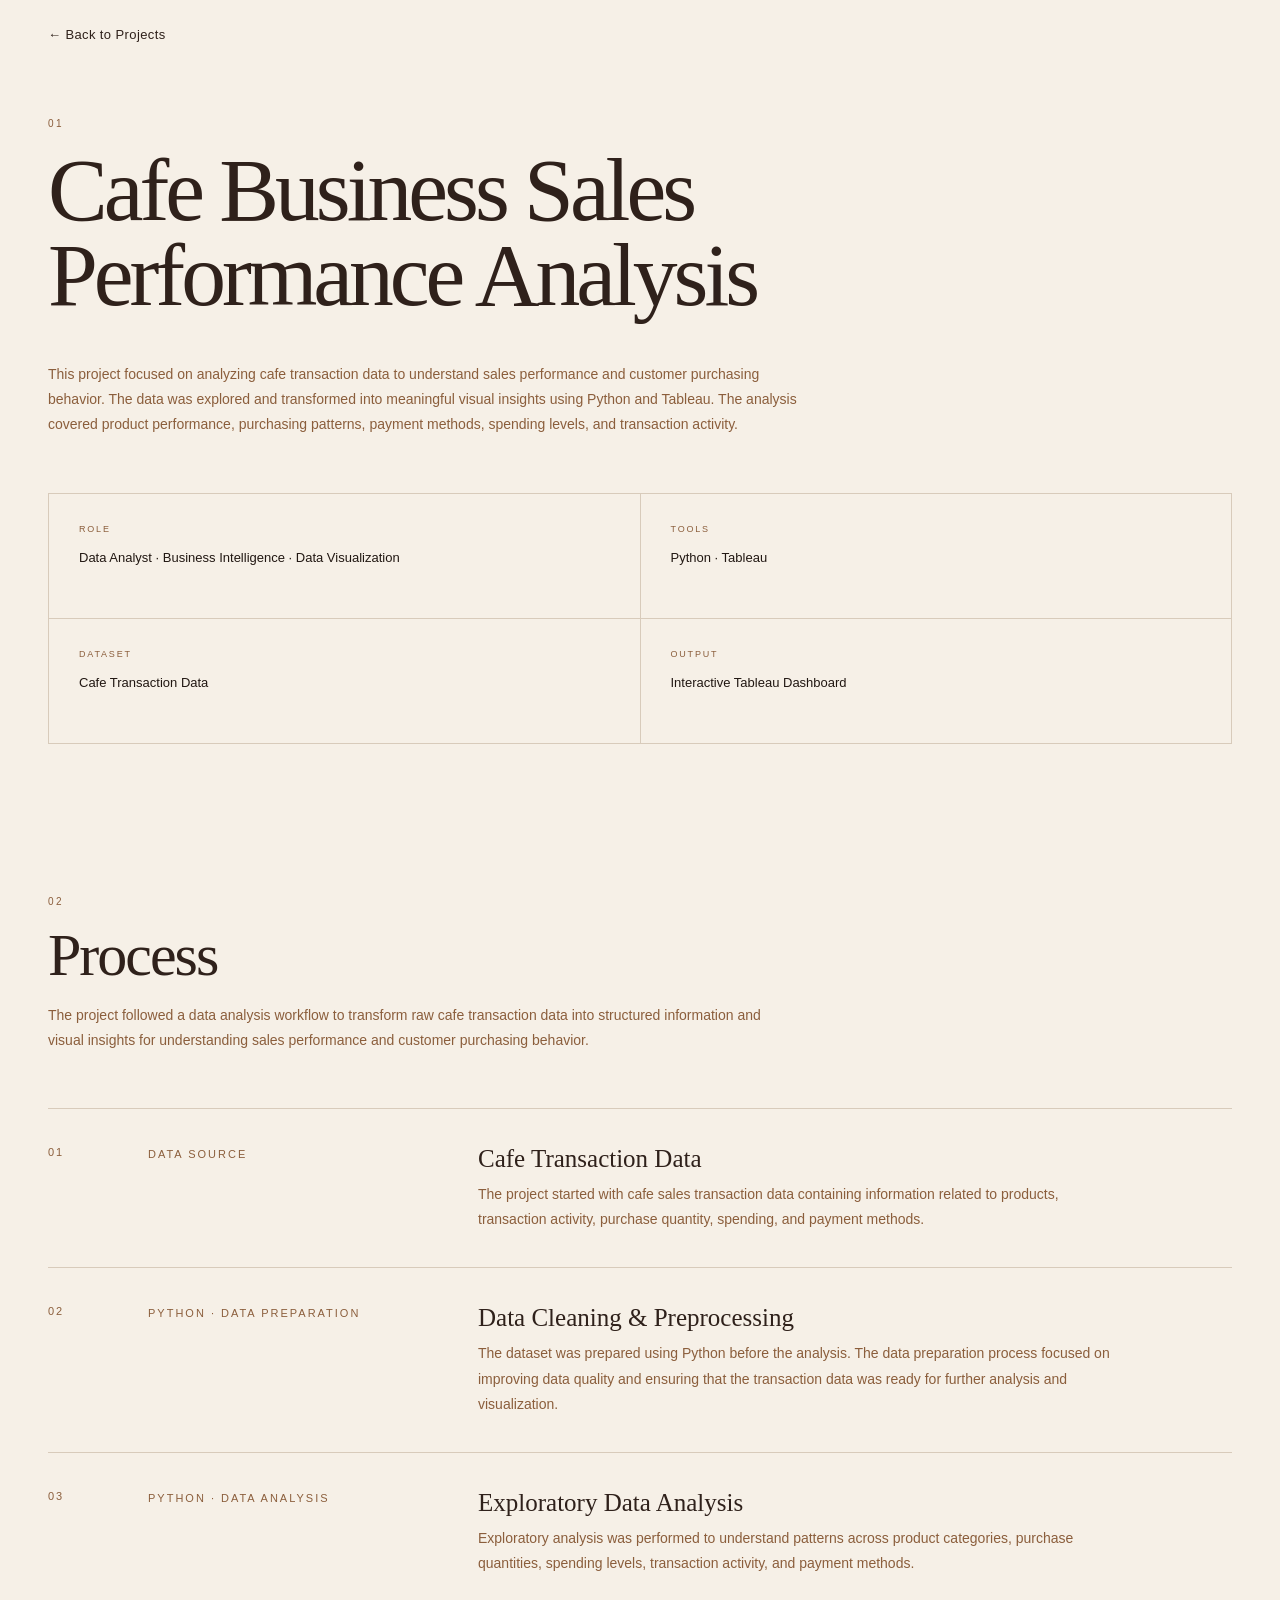
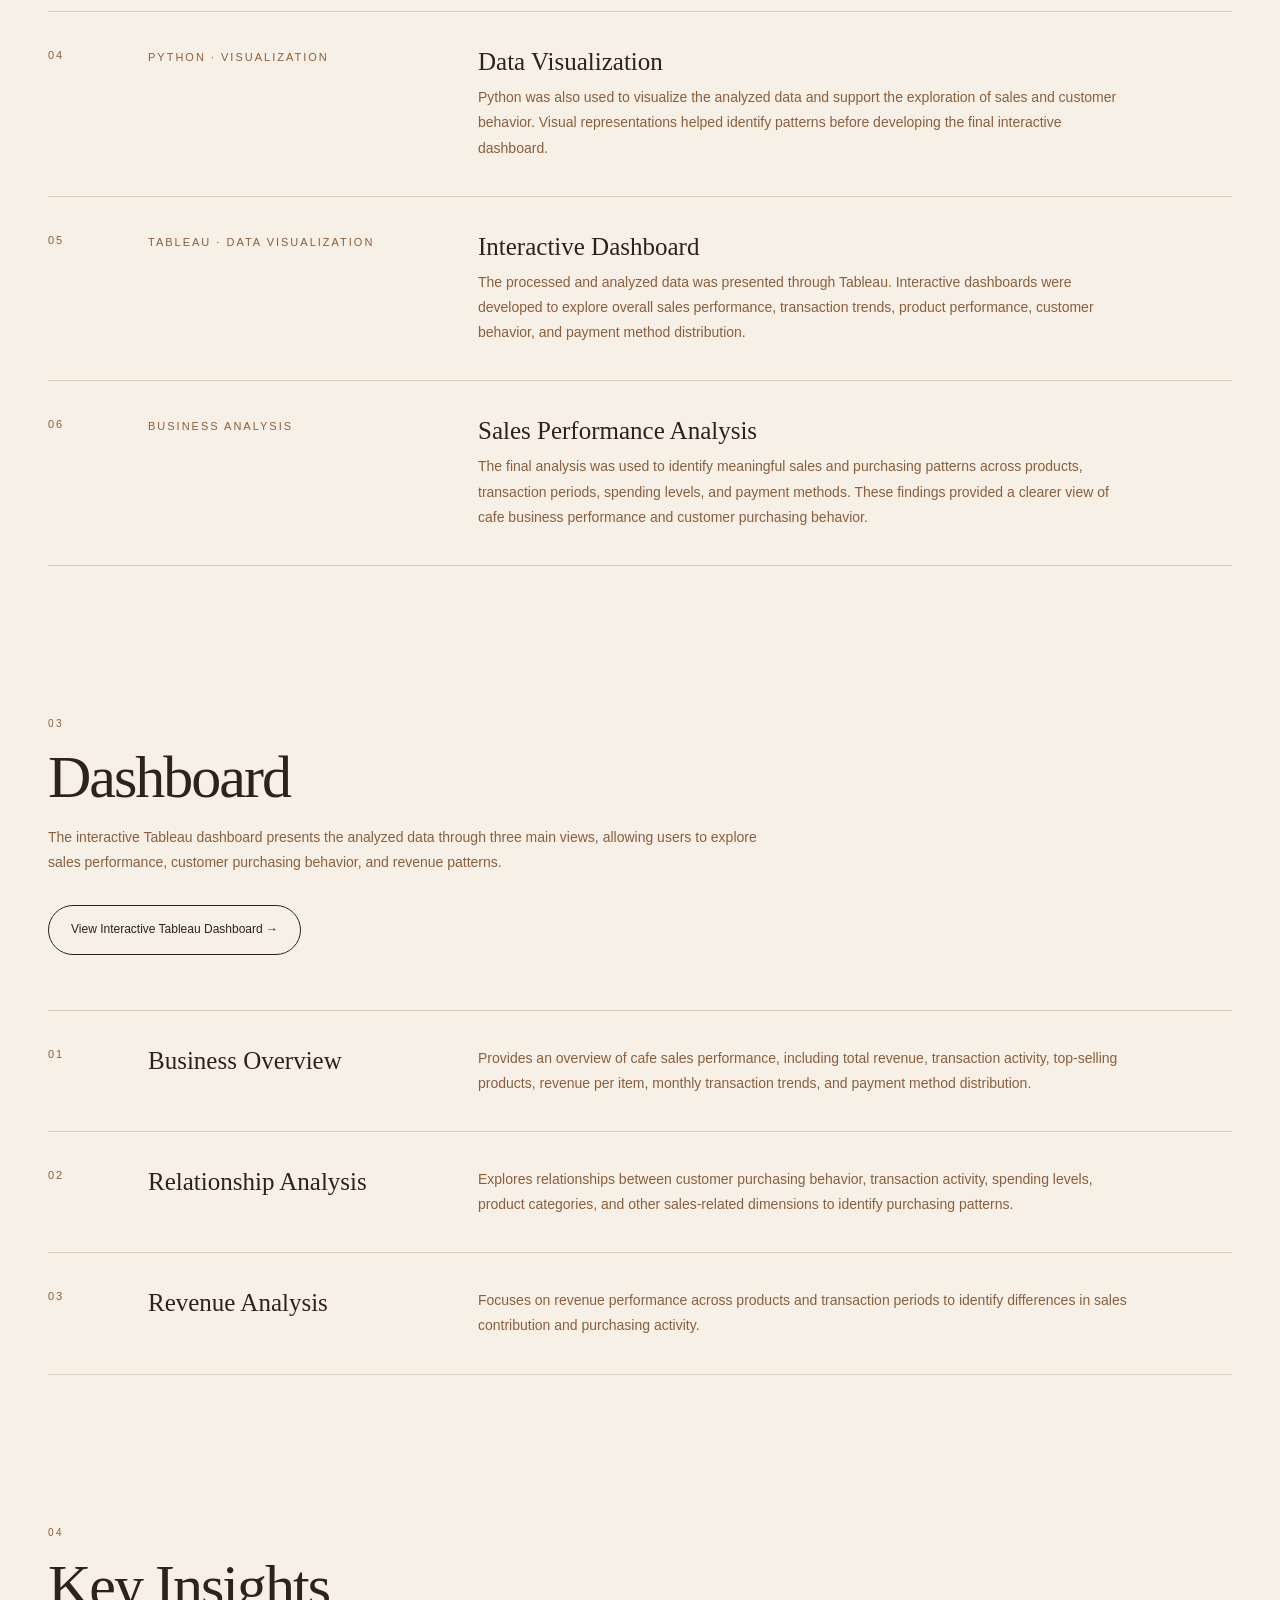
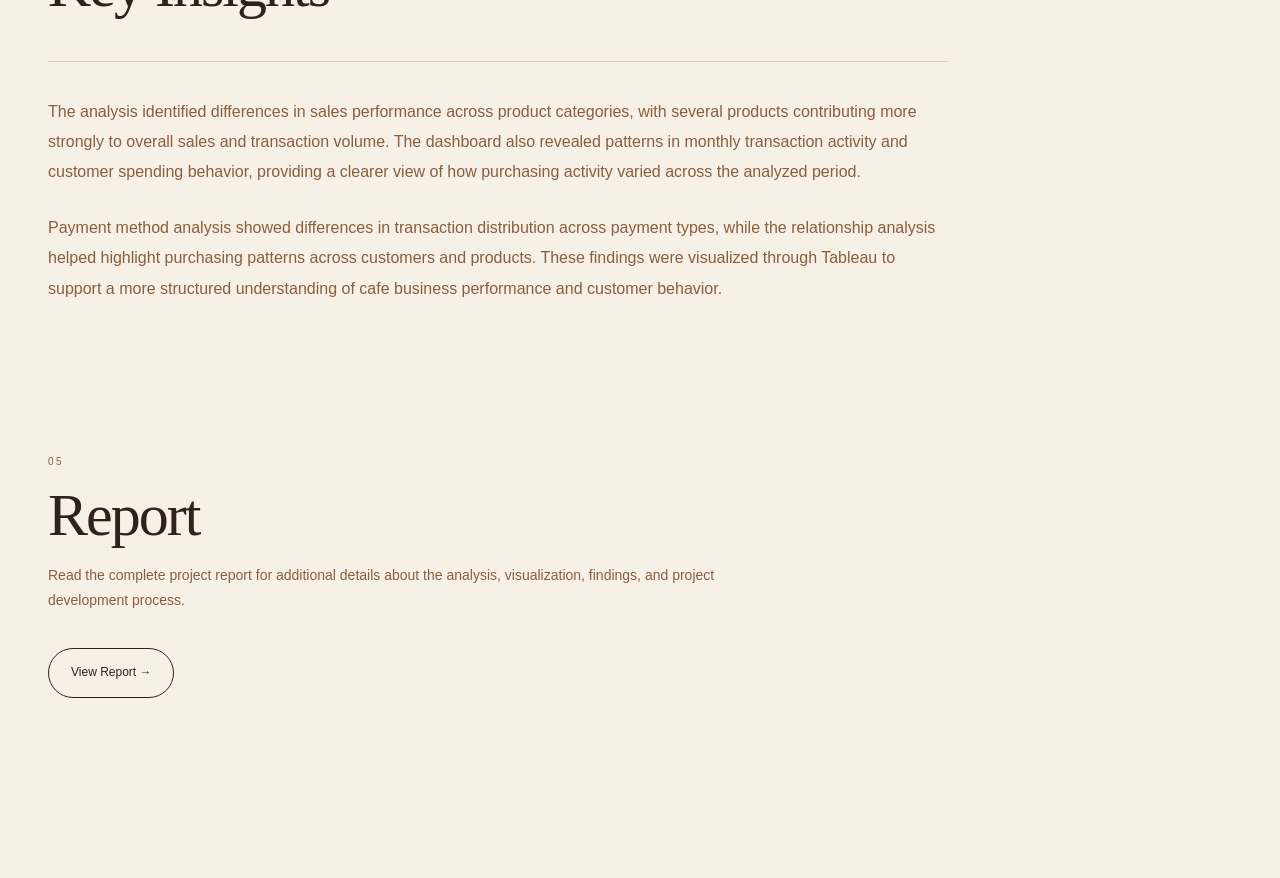
<file: cafe_sales.html>
<!DOCTYPE html>
<html lang="en">

<head>

    <meta charset="UTF-8">
    <meta name="viewport" content="width=device-width, initial-scale=1.0">

    <title>
        Cafe Business Sales Performance Analysis | Ofa Sofwatan Munifa
    </title>


    <style>

        :root {
            --bg: #f6f0e7;
            --text: #2f211b;
            --muted: #765f50;
            --line: #d8cbbb;
            --accent: #8b5e3c;
            --white: #fffaf3;
        }


        * {
            margin: 0;
            padding: 0;
            box-sizing: border-box;
        }


        html {
            scroll-behavior: smooth;
        }


        body {
            background: var(--bg);
            color: var(--text);

            font-family: Arial, Helvetica, sans-serif;

            line-height: 1.6;
        }


        /* =====================================================
           MAIN CONTAINER
        ====================================================== */

        .project-detail {

            width: 100%;

            max-width: 1450px;

            margin: 0 auto;

            padding: 0 48px 100px;
        }


        /* =====================================================
           BACK TO PROJECTS
        ====================================================== */

        .back-projects {

            display: inline-block;

            margin-top: 25px;
            margin-bottom: 70px;

            color: var(--text);

            text-decoration: none;

            font-size: 13px;

            letter-spacing: 0.03em;

            transition: opacity 0.2s ease;
        }


        .back-projects:hover {

            opacity: 0.55;
        }


        /* =====================================================
           SECTION NUMBER
        ====================================================== */

        .section-number {

            display: block;

            font-size: 10px;

            letter-spacing: 0.25em;

            text-transform: uppercase;

            color: var(--accent);

            margin-bottom: 15px;
        }


        /* =====================================================
           01 OVERVIEW
        ====================================================== */

        .project-overview {

            padding-bottom: 0;
        }


        .project-overview h1 {

            max-width: 1050px;

            font-family:
                Georgia,
                "Times New Roman",
                serif;

            font-weight: 400;

            font-size: clamp(
                54px,
                7vw,
                92px
            );

            line-height: 0.95;

            letter-spacing: -0.045em;

            margin-bottom: 45px;
        }


        .project-description {

            max-width: 760px;

            color: var(--accent);

            font-size: 14px;

            line-height: 1.8;

            margin-bottom: 55px;
        }


        /* =====================================================
           PROJECT META
        ====================================================== */

        .project-meta {

            display: grid;

            grid-template-columns: 1fr 1fr;

            border-top: 1px solid var(--line);

            border-left: 1px solid var(--line);

            margin-bottom: 0;
        }


        .meta-item {

            min-height: 125px;

            padding: 28px 30px;

            border-right: 1px solid var(--line);

            border-bottom: 1px solid var(--line);
        }


        .meta-item span {

            display: block;

            font-size: 9px;

            letter-spacing: 0.2em;

            color: var(--accent);

            margin-bottom: 12px;
        }


        .meta-item strong {

            display: block;

            font-size: 13px;

            font-weight: 400;

            color: #211712;
        }


        /* =====================================================
           GENERAL SECTION
        ====================================================== */

        .detail-section {

            margin-top: 150px;
        }


        .section-heading {

            margin-bottom: 55px;
        }


        .section-heading h2 {

            margin: 0 0 18px;

            font-family:
                Georgia,
                "Times New Roman",
                serif;

            font-size: clamp(
                40px,
                5vw,
                60px
            );

            font-weight: 500;

            line-height: 1;

            letter-spacing: -2px;
        }


        .section-heading p {

            max-width: 720px;

            margin: 0;

            color: var(--accent);

            font-size: 14px;

            line-height: 1.8;
        }


        /* =====================================================
           02 PROCESS
        ====================================================== */

        .process-list {

            border-top: 1px solid var(--line);
        }


        .process-item {

            display: grid;

            grid-template-columns:
                70px
                300px
                1fr;

            gap: 30px;

            padding: 35px 0;

            border-bottom: 1px solid var(--line);

            align-items: start;
        }


        .process-number {

            color: var(--accent);

            font-size: 11px;

            letter-spacing: 2px;
        }


        .process-category {

            color: var(--accent);

            font-size: 11px;

            letter-spacing: 2px;

            text-transform: uppercase;

            line-height: 1.4;

            padding-top: 3px;
        }


        .process-content h3 {

            margin: 0 0 8px;

            font-family:
                Georgia,
                "Times New Roman",
                serif;

            font-size: 25px;

            font-weight: 500;

            line-height: 1.2;
        }


        .process-content p {

            max-width: 650px;

            margin: 0;

            color: var(--accent);

            font-size: 14px;

            line-height: 1.8;
        }


        /* =====================================================
           03 DASHBOARD
        ====================================================== */

        .dashboard-section {

            margin-top: 150px;
        }


        .dashboard-header {

            margin-bottom: 55px;
        }


        .dashboard-header .section-number {

            margin-bottom: 15px;
        }


        .dashboard-header h2 {

            margin: 0 0 18px;

            font-family:
                Georgia,
                "Times New Roman",
                serif;

            font-size: clamp(
                40px,
                5vw,
                60px
            );

            font-weight: 500;

            line-height: 1;

            letter-spacing: -2px;
        }


        .dashboard-header p {

            max-width: 720px;

            margin: 0;

            color: var(--accent);

            font-size: 14px;

            line-height: 1.8;
        }


        /* =====================================================
           TABLEAU BUTTON
        ====================================================== */

        .dashboard-button {

            display: inline-block;

            margin-top: 30px;

            padding: 14px 22px;

            border: 1px solid var(--text);

            border-radius: 999px;

            color: var(--text);

            background: transparent;

            font-size: 12px;

            text-decoration: none;

            transition:
                background 0.2s ease,
                color 0.2s ease;
        }


        .dashboard-button:hover {

            background: var(--text);

            color: var(--white);
        }


        /* =====================================================
           DASHBOARD LIST
        ====================================================== */

        .dashboard-list {

            border-top: 1px solid var(--line);
        }


        .dashboard-item {

            display: grid;

            grid-template-columns:
                70px
                300px
                1fr;

            gap: 30px;

            padding: 35px 0;

            border-bottom: 1px solid var(--line);

            align-items: start;
        }


        .dashboard-number {

            color: var(--accent);

            font-size: 11px;

            letter-spacing: 2px;
        }


        .dashboard-item h3 {

            margin: 0;

            font-family:
                Georgia,
                "Times New Roman",
                serif;

            font-size: 25px;

            font-weight: 500;

            line-height: 1.2;
        }


        .dashboard-item p {

            max-width: 650px;

            margin: 0;

            color: var(--accent);

            font-size: 14px;

            line-height: 1.8;
        }


        /* =====================================================
           04 KEY INSIGHTS
        ====================================================== */

        .insights-section {

            margin-top: 150px;
        }


        .insights-header {

            margin-bottom: 45px;
        }


        .insights-header .section-number {

            margin-bottom: 15px;
        }


        .insights-header h2 {

            margin: 0;

            font-family:
                Georgia,
                "Times New Roman",
                serif;

            font-size: clamp(
                40px,
                5vw,
                60px
            );

            font-weight: 500;

            line-height: 1;

            letter-spacing: -2px;
        }


        .insights-content {

            max-width: 900px;

            padding-top: 35px;

            border-top: 1px solid var(--line);
        }


        .insights-content p {

            margin: 0 0 25px;

            color: var(--accent);

            font-size: 16px;

            line-height: 1.9;
        }


        .insights-content p:last-child {

            margin-bottom: 0;
        }


        /* =====================================================
           05 REPORT
        ====================================================== */

        .report-section {

            margin-top: 150px;

            padding-bottom: 80px;
        }


        .report-header .section-number {

            margin-bottom: 15px;
        }


        .report-header h2 {

            margin: 0 0 18px;

            font-family:
                Georgia,
                "Times New Roman",
                serif;

            font-size: clamp(
                40px,
                5vw,
                60px
            );

            font-weight: 500;

            line-height: 1;

            letter-spacing: -2px;
        }


        .report-header p {

            max-width: 720px;

            margin: 0 0 35px;

            color: var(--accent);

            font-size: 14px;

            line-height: 1.8;
        }


        .report-button {

            display: inline-block;

            padding: 14px 22px;

            border: 1px solid var(--text);

            border-radius: 999px;

            color: var(--text);

            font-size: 12px;

            text-decoration: none;

            transition:
                background 0.2s ease,
                color 0.2s ease;
        }


        .report-button:hover {

            background: var(--text);

            color: var(--white);
        }


        /* =====================================================
           RESPONSIVE
        ====================================================== */

        @media (max-width: 768px) {


            .project-detail {

                padding:
                    20px
                    25px
                    70px;
            }


            .back-projects {

                margin-bottom: 40px;
            }


            .project-overview h1 {

                font-size: 48px;

                letter-spacing: -2.5px;
            }


            .project-description {

                font-size: 14px;

                margin-bottom: 40px;
            }


            .project-meta {

                grid-template-columns: 1fr;
            }


            .meta-item {

                min-height: auto;

                padding:
                    20px
                    15px;
            }


            .process-list,
            .dashboard-list {

                width: 100%;
            }


            .process-item {

                grid-template-columns:
                    45px
                    1fr;

                gap: 15px;

                padding: 28px 0;
            }


            .process-category {

                grid-column: 2;
            }


            .process-content {

                grid-column: 2;
            }


            .process-content h3 {

                font-size: 22px;
            }


            .process-content p {

                font-size: 13px;
            }


            .dashboard-item {

                grid-template-columns:
                    45px
                    1fr;

                gap: 15px;

                padding: 28px 0;
            }


            .dashboard-item h3 {

                grid-column: 2;

                font-size: 22px;
            }


            .dashboard-item p {

                grid-column: 2;

                font-size: 13px;
            }


            .section-heading h2,
            .dashboard-header h2,
            .insights-header h2,
            .report-header h2 {

                font-size: 44px;
            }


            .insights-content p {

                font-size: 14px;

                line-height: 1.8;
            }

        }

    </style>

</head>


<body>


<main class="project-detail">


    <!-- =====================================================
         BACK TO PROJECTS
    ====================================================== -->

    <a
        href="index.html"
        class="back-projects"
    >
        ← Back to Projects
    </a>



    <!-- =====================================================
         01 OVERVIEW
    ====================================================== -->

    <section class="project-overview">


        <span class="section-number">
            01
        </span>


        <h1>
            Cafe Business Sales
            Performance Analysis
        </h1>


        <p class="project-description">

            This project focused on analyzing cafe transaction data
            to understand sales performance and customer purchasing
            behavior. The data was explored and transformed into
            meaningful visual insights using Python and Tableau.
            The analysis covered product performance, purchasing
            patterns, payment methods, spending levels, and
            transaction activity.

        </p>



        <div class="project-meta">


            <!-- ROLE -->

            <div class="meta-item">

                <span>
                    ROLE
                </span>

                <strong>
                    Data Analyst · Business Intelligence · Data Visualization
                </strong>

            </div>


            <!-- TOOLS -->

            <div class="meta-item">

                <span>
                    TOOLS
                </span>

                <strong>
                    Python · Tableau
                </strong>

            </div>


            <!-- DATASET -->

            <div class="meta-item">

                <span>
                    DATASET
                </span>

                <strong>
                    Cafe Transaction Data
                </strong>

            </div>


            <!-- OUTPUT -->

            <div class="meta-item">

                <span>
                    OUTPUT
                </span>

                <strong>
                    Interactive Tableau Dashboard
                </strong>

            </div>


        </div>

    </section>



    <!-- =====================================================
         02 PROCESS
    ====================================================== -->

    <section class="process-section detail-section">


        <div class="process-header section-heading">


            <span class="section-number">
                02
            </span>


            <h2>
                Process
            </h2>


            <p>

                The project followed a data analysis workflow to
                transform raw cafe transaction data into structured
                information and visual insights for understanding
                sales performance and customer purchasing behavior.

            </p>

        </div>



        <div class="process-list">


            <!-- STEP 01 -->

            <div class="process-item">


                <div class="process-number">
                    01
                </div>


                <div class="process-category">
                    DATA SOURCE
                </div>


                <div class="process-content">

                    <h3>
                        Cafe Transaction Data
                    </h3>

                    <p>

                        The project started with cafe sales transaction
                        data containing information related to products,
                        transaction activity, purchase quantity,
                        spending, and payment methods.

                    </p>

                </div>

            </div>



            <!-- STEP 02 -->

            <div class="process-item">


                <div class="process-number">
                    02
                </div>


                <div class="process-category">
                    PYTHON · DATA PREPARATION
                </div>


                <div class="process-content">

                    <h3>
                        Data Cleaning & Preprocessing
                    </h3>

                    <p>

                        The dataset was prepared using Python before
                        the analysis. The data preparation process
                        focused on improving data quality and ensuring
                        that the transaction data was ready for further
                        analysis and visualization.

                    </p>

                </div>

            </div>



            <!-- STEP 03 -->

            <div class="process-item">


                <div class="process-number">
                    03
                </div>


                <div class="process-category">
                    PYTHON · DATA ANALYSIS
                </div>


                <div class="process-content">

                    <h3>
                        Exploratory Data Analysis
                    </h3>

                    <p>

                        Exploratory analysis was performed to understand
                        patterns across product categories, purchase
                        quantities, spending levels, transaction
                        activity, and payment methods.

                    </p>

                </div>

            </div>



            <!-- STEP 04 -->

            <div class="process-item">


                <div class="process-number">
                    04
                </div>


                <div class="process-category">
                    PYTHON · VISUALIZATION
                </div>


                <div class="process-content">

                    <h3>
                        Data Visualization
                    </h3>

                    <p>

                        Python was also used to visualize the analyzed
                        data and support the exploration of sales and
                        customer behavior. Visual representations helped
                        identify patterns before developing the final
                        interactive dashboard.

                    </p>

                </div>

            </div>



            <!-- STEP 05 -->

            <div class="process-item">


                <div class="process-number">
                    05
                </div>


                <div class="process-category">
                    TABLEAU · DATA VISUALIZATION
                </div>


                <div class="process-content">

                    <h3>
                        Interactive Dashboard
                    </h3>

                    <p>

                        The processed and analyzed data was presented
                        through Tableau. Interactive dashboards were
                        developed to explore overall sales performance,
                        transaction trends, product performance,
                        customer behavior, and payment method
                        distribution.

                    </p>

                </div>

            </div>



            <!-- STEP 06 -->

            <div class="process-item">


                <div class="process-number">
                    06
                </div>


                <div class="process-category">
                    BUSINESS ANALYSIS
                </div>


                <div class="process-content">

                    <h3>
                        Sales Performance Analysis
                    </h3>

                    <p>

                        The final analysis was used to identify
                        meaningful sales and purchasing patterns across
                        products, transaction periods, spending levels,
                        and payment methods. These findings provided a
                        clearer view of cafe business performance and
                        customer purchasing behavior.

                    </p>

                </div>

            </div>


        </div>

    </section>



    <!-- =====================================================
         03 DASHBOARD
    ====================================================== -->

    <section class="dashboard-section">


        <div class="dashboard-header">


            <span class="section-number">
                03
            </span>


            <h2>
                Dashboard
            </h2>


            <p>

                The interactive Tableau dashboard presents the
                analyzed data through three main views, allowing
                users to explore sales performance, customer
                purchasing behavior, and revenue patterns.

            </p>


            <!-- TABLEAU BUTTON -->

            <a
                href="https://public.tableau.com/app/profile/salzabilla.putri/viz/CafeBusinessSalesPerformanceAnalysis/DashboardOverview-1?publish=yes"
                target="_blank"
                class="dashboard-button"
            >
                View Interactive Tableau Dashboard →
            </a>

        </div>



        <div class="dashboard-list">


            <!-- DASHBOARD 01 -->

            <div class="dashboard-item">


                <div class="dashboard-number">
                    01
                </div>


                <h3>
                    Business Overview
                </h3>


                <p>

                    Provides an overview of cafe sales performance,
                    including total revenue, transaction activity,
                    top-selling products, revenue per item, monthly
                    transaction trends, and payment method distribution.

                </p>

            </div>



            <!-- DASHBOARD 02 -->

            <div class="dashboard-item">


                <div class="dashboard-number">
                    02
                </div>


                <h3>
                    Relationship Analysis
                </h3>


                <p>

                    Explores relationships between customer purchasing
                    behavior, transaction activity, spending levels,
                    product categories, and other sales-related
                    dimensions to identify purchasing patterns.

                </p>

            </div>



            <!-- DASHBOARD 03 -->

            <div class="dashboard-item">


                <div class="dashboard-number">
                    03
                </div>


                <h3>
                    Revenue Analysis
                </h3>


                <p>

                    Focuses on revenue performance across products
                    and transaction periods to identify differences
                    in sales contribution and purchasing activity.

                </p>

            </div>


        </div>

    </section>



    <!-- =====================================================
         04 KEY INSIGHTS
    ====================================================== -->

    <section class="insights-section">


        <div class="insights-header">


            <span class="section-number">
                04
            </span>


            <h2>
                Key Insights
            </h2>

        </div>



        <div class="insights-content">


            <p>

                The analysis identified differences in sales
                performance across product categories, with several
                products contributing more strongly to overall sales
                and transaction volume. The dashboard also revealed
                patterns in monthly transaction activity and customer
                spending behavior, providing a clearer view of how
                purchasing activity varied across the analyzed period.

            </p>


            <p>

                Payment method analysis showed differences in
                transaction distribution across payment types, while
                the relationship analysis helped highlight purchasing
                patterns across customers and products. These findings
                were visualized through Tableau to support a more
                structured understanding of cafe business performance
                and customer behavior.

            </p>


        </div>

    </section>



    <!-- =====================================================
         05 REPORT
    ====================================================== -->

    <section class="report-section">


        <div class="report-header">


            <span class="section-number">
                05
            </span>


            <h2>
                Report
            </h2>


            <p>

                Read the complete project report for additional
                details about the analysis, visualization,
                findings, and project development process.

            </p>


            <a
                href="report/report_datvis.pdf"
                target="_blank"
                class="report-button"
            >
                View Report →
            </a>


        </div>

    </section>


</main>


</body>

</html>
</file>
